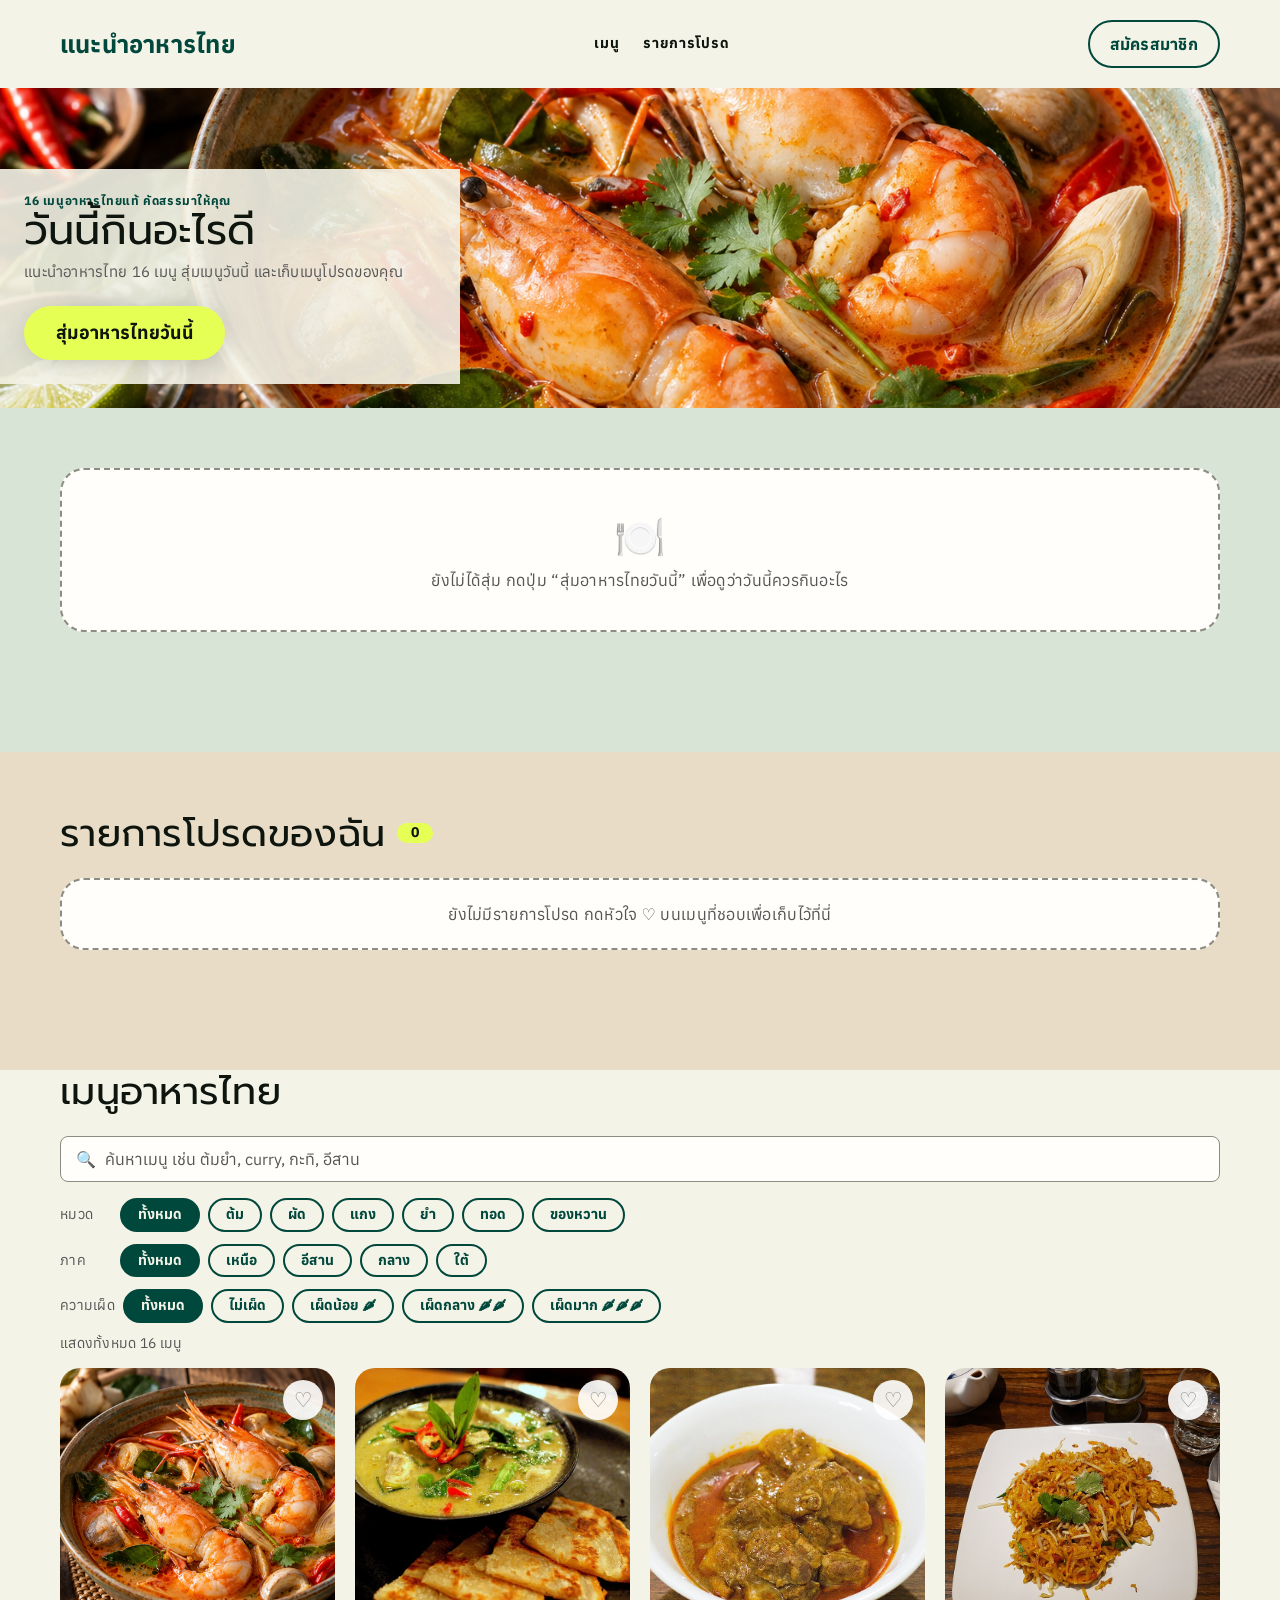
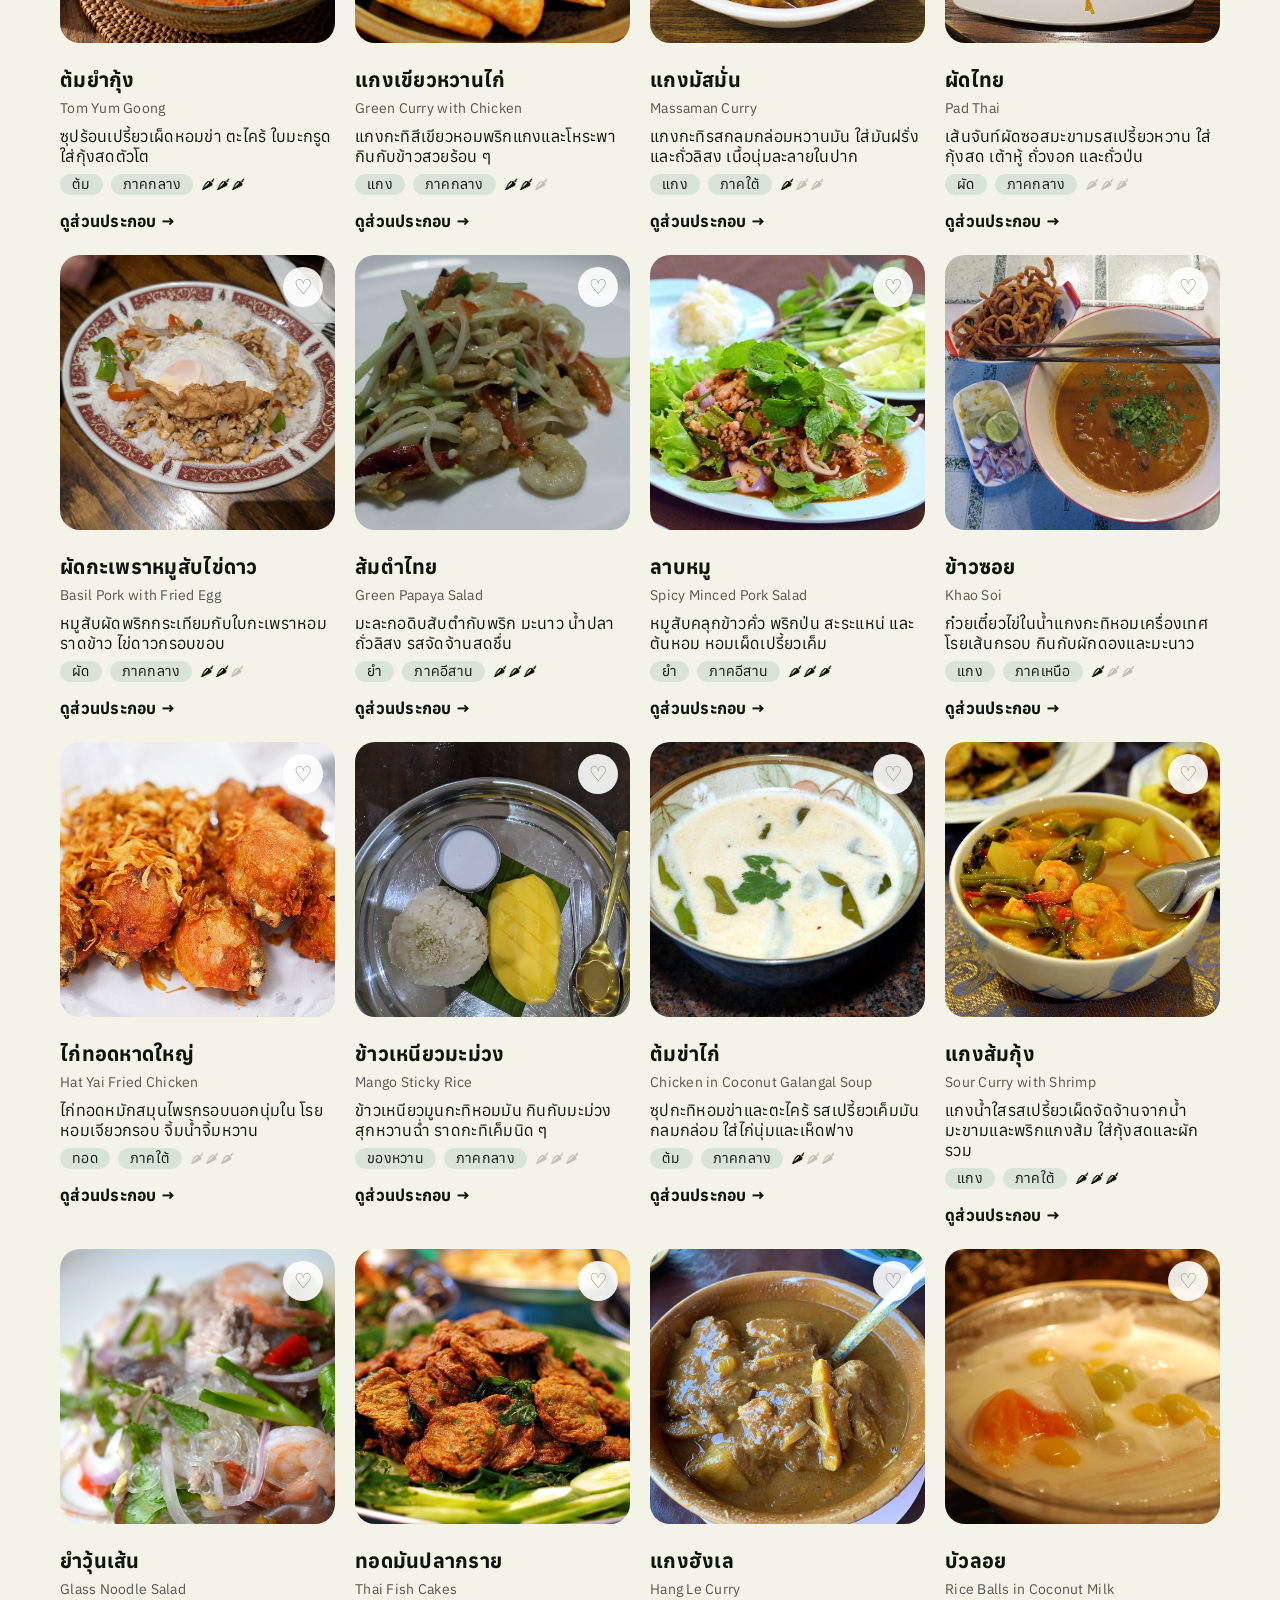
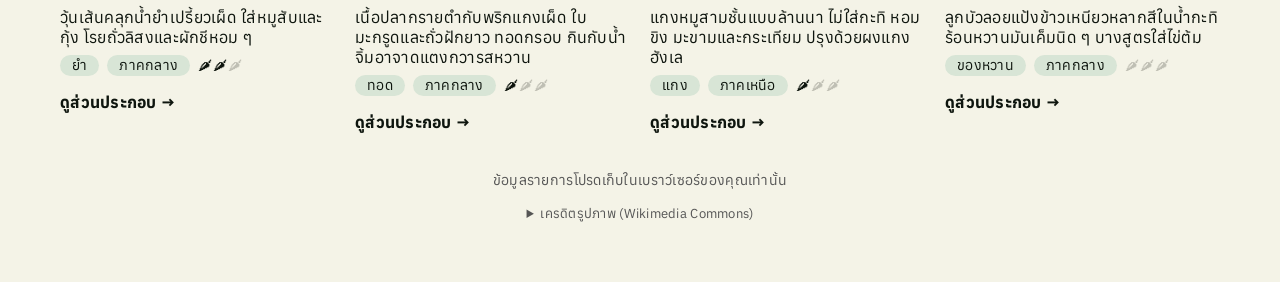
<file: index.html>
<!DOCTYPE html>
<html lang="th">
<head>
<meta charset="UTF-8">
<meta name="viewport" content="width=device-width, initial-scale=1">
<title>แนะนำอาหารไทย</title>
<link rel="preconnect" href="https://fonts.googleapis.com">
<link rel="preconnect" href="https://fonts.gstatic.com" crossorigin>
<link href="https://fonts.googleapis.com/css2?family=Prompt:wght@400;500;600;700&family=Anuphan:wght@400;500;600;700&display=swap" rel="stylesheet">
<link rel="stylesheet" href="style.css">
</head>
<body>
<nav class="nav">
  <div class="nav-inner">
    <a class="brand" href="#top">แนะนำอาหารไทย</a>
    <div class="nav-links">
      <a href="#catalog-section">เมนู</a>
      <a href="#favs-section">รายการโปรด</a>
    </div>
    <a class="pill-outline" href="register.html">สมัครสมาชิก</a>
  </div>
</nav>

<header class="hero" id="top" style="background-image:url('images/tom-yum-goong.png')">
  <div class="hero-overlay">
    <p class="eyebrow">16 เมนูอาหารไทยแท้ คัดสรรมาให้คุณ</p>
    <h1>วันนี้กินอะไรดี</h1>
    <p class="hero-sub">แนะนำอาหารไทย 16 เมนู สุ่มเมนูวันนี้ และเก็บเมนูโปรดของคุณ</p>
    <button id="drawBtn" class="btn-pill-fill" type="button">สุ่มอาหารไทยวันนี้</button>
  </div>
</header>

<div id="warn" class="warn" role="status">บันทึกไม่ได้ในเบราว์เซอร์นี้ รายการโปรดจะหายเมื่อรีเฟรชหน้า</div>

<section class="band today-band">
  <div class="wrap">
    <section class="today" id="today" aria-live="polite"></section>
  </div>
</section>

<section class="band favs-band" id="favs-section">
  <div class="wrap">
    <h2>รายการโปรดของฉัน <span class="count" id="favCount">0</span></h2>
    <section id="favs"></section>
  </div>
</section>

<div class="wrap" id="catalog-section">
  <h2>เมนูอาหารไทย</h2>
  <div class="search" role="search">
    <span class="icon" aria-hidden="true">🔍</span>
    <input id="q" type="search" autocomplete="off" placeholder="ค้นหาเมนู เช่น ต้มยำ, curry, กะทิ, อีสาน"
           aria-label="ค้นหาเมนูอาหาร">
    <button type="button" class="clear" id="qClear" hidden>ล้าง</button>
  </div>
  <div class="filter-row"><span class="lbl">หมวด</span><div class="chips" id="chips" role="group" aria-label="กรองตามหมวด"></div></div>
  <div class="filter-row"><span class="lbl">ภาค</span><div class="chips" id="regionChips" role="group" aria-label="กรองตามภาค"></div></div>
  <div class="filter-row"><span class="lbl">ความเผ็ด</span><div class="chips" id="spiceChips" role="group" aria-label="กรองตามความเผ็ด"></div></div>
  <div class="result-bar">
    <span id="resultCount"></span>
    <button type="button" class="reset" id="resetBtn" hidden>ล้างตัวกรองทั้งหมด</button>
  </div>
  <section class="grid" id="catalog"></section>

  <footer>ข้อมูลรายการโปรดเก็บในเบราว์เซอร์ของคุณเท่านั้น
    <details class="credits">
      <summary>เครดิตรูปภาพ (Wikimedia Commons)</summary>
      <ul>
        <li><a href="https://commons.wikimedia.org/wiki/File:Thai_green_chicken_curry_and_roti.jpg">แกงเขียวหวานไก่</a> — Takeaway, CC BY-SA 3.0</li>
        <li><a href="https://commons.wikimedia.org/wiki/File:Masaman-curry.jpg">แกงมัสมั่น</a> — Vee Satayamas, CC BY 4.0</li>
        <li><a href="https://commons.wikimedia.org/wiki/File:Pad_Thai_with_Pork_-_Unithai.jpg">ผัดไทย</a> — Andy Li, CC0</li>
        <li><a href="https://commons.wikimedia.org/wiki/File:Kao_Rad_Pad_Kra-pao_with_chicken_and_fried_egg_-_Unithai_2025-07-30.jpg">ผัดกะเพราหมูสับไข่ดาว</a> — Andy Li, CC0</li>
        <li><a href="https://commons.wikimedia.org/wiki/File:Som_Tam_or_Thai_Green_Papaya_Salad.jpg">ส้มตำไทย</a> — Sumit Surai, CC BY-SA 4.0</li>
        <li><a href="https://commons.wikimedia.org/wiki/File:Lap_mu_isan.JPG">ลาบหมู</a> — Takeaway, CC BY-SA 3.0</li>
        <li><a href="https://commons.wikimedia.org/wiki/File:Khao_Soi_02.jpg">ข้าวซอย</a> — Douglas Perkins, CC BY 4.0</li>
        <li><a href="https://commons.wikimedia.org/wiki/File:Hatyai-style-fried_chicken_(%E0%B9%84%E0%B8%81%E0%B9%88%E0%B8%97%E0%B8%AD%E0%B8%94%E0%B8%AB%E0%B8%B2%E0%B8%94%E0%B9%83%E0%B8%AB%E0%B8%8D%E0%B9%88)_(48908712316).jpg">ไก่ทอดหาดใหญ่</a> — Vee Satayamas, CC BY 2.0</li>
        <li><a href="https://commons.wikimedia.org/wiki/File:Mango_sticky_rice.jpg">ข้าวเหนียวมะม่วง</a> — Muzirian, CC BY-SA 4.0</li>
        <li><a href="https://commons.wikimedia.org/wiki/File:Tom_kha_gai_soup.jpg">ต้มข่าไก่</a> — Peeb, CC BY-SA 3.0</li>
        <li><a href="https://commons.wikimedia.org/wiki/File:Kaeng_som_kung.jpg">แกงส้มกุ้ง</a> — Takeaway, CC BY-SA 3.0</li>
        <li><a href="https://commons.wikimedia.org/wiki/File:Yam_wun_sen.JPG">ยำวุ้นเส้น</a> — Takeaway, CC BY-SA 3.0</li>
        <li><a href="https://commons.wikimedia.org/wiki/File:Thanin_market_tod_man_pla.jpg">ทอดมันปลากราย</a> — Takeaway, CC BY-SA 3.0</li>
        <li><a href="https://commons.wikimedia.org/wiki/File:%E0%B9%81%E0%B8%81%E0%B8%87%E0%B8%AE%E0%B8%B1%E0%B8%87%E0%B9%80%E0%B8%A5_%E0%B8%97%E0%B8%B5%E0%B9%88_%E0%B8%AB%E0%B8%A5%E0%B8%B9%E0%B9%89%E0%B8%A5%E0%B8%B3.jpg">แกงฮังเล</a> — Chainwit., CC BY-SA 4.0</li>
        <li><a href="https://commons.wikimedia.org/wiki/File:Bua_loi_-_2009-08-01_-_001.jpg">บัวลอย</a> — Alpha (avlxyz), CC BY-SA 2.0</li>
      </ul>
    </details>
  </footer>
</div>

<script src="common.js"></script>
<script>
(function () {
  "use strict";

  var F = window.ThaiFood;
  var CATALOG = F.CATALOG, BY_ID = F.BY_ID, spiceHtml = F.spiceHtml;

  var CATEGORIES = ["ทั้งหมด", "ต้ม", "ผัด", "แกง", "ยำ", "ทอด", "ของหวาน"];

  var favorites = [];       // รหัสเมนู ล่าสุดก่อน
  var REGIONS = ["ทั้งหมด", "เหนือ", "อีสาน", "กลาง", "ใต้"];
  var SPICES = [
    { v: "all", label: "ทั้งหมด" }, { v: "0", label: "ไม่เผ็ด" }, { v: "1", label: "เผ็ดน้อย 🌶" },
    { v: "2", label: "เผ็ดกลาง 🌶🌶" }, { v: "3", label: "เผ็ดมาก 🌶🌶🌶" }
  ];

  var activeCat = "ทั้งหมด";
  var activeRegion = "ทั้งหมด";
  var activeSpice = "all";
  var query = "";
  var todayId = null;
  var drawing = false;

  var $ = function (id) { return document.getElementById(id); };
  var els = {
    draw: $("drawBtn"), today: $("today"), favs: $("favs"), favCount: $("favCount"),
    chips: $("chips"), catalog: $("catalog"), warn: $("warn"),
    q: $("q"), qClear: $("qClear"), regionChips: $("regionChips"), spiceChips: $("spiceChips"),
    resultCount: $("resultCount"), reset: $("resetBtn")
  };

  /* ---------- รายการโปรด (เก็บร่วมกับหน้ารายละเอียดผ่าน common.js) ---------- */
  function loadFavorites() { return F.loadFavorites(); }
  function saveFavorites() {
    F.saveFavorites(favorites);
    els.warn.classList.toggle("show", !F.storageOk());
  }

  /* ---------- rendering ---------- */
  function isFav(id) { return favorites.indexOf(id) !== -1; }

  function heartBtn(d) { return F.heartBtn(d, isFav(d.id)); }


  function escRe(s) { return s.replace(/[.*+?^${}()|[\]\\]/g, "\\$&"); }

  // ไฮไลต์คำค้นในข้อความ (ข้อความมาจาก CATALOG ที่เราเขียนเอง ไม่มี HTML พิเศษ)
  function hl(text, terms) {
    if (!terms || !terms.length) return text;
    var re = new RegExp("(" + terms.map(escRe).join("|") + ")", "gi");
    return text.replace(re, "<mark>$1</mark>");
  }

  function cardHtml(d, extraClass, label, terms) {
    return '<article class="card ' + (extraClass || "") + '">' +
      (label ? '<span class="label">' + label + "</span>" : "") +
      heartBtn(d) +
      '<div class="art' + (d.img ? " has-image" : "") + '" style="--tint:' + d.tint + '"' +
      (d.img ? "" : ' aria-hidden="true"') + '>' +
      (d.img ? '<img src="' + d.img + '" alt="' + d.th + '" loading="lazy">' : d.emoji) + "</div>" +
      '<div class="body"><h3><a class="card-link" href="' + F.menuUrl(d.id) + '">' + hl(d.th, terms) + '</a></h3><div class="en">' + hl(d.en, terms) + "</div>" +
      "<p>" + hl(d.desc, terms) + "</p>" +
      '<div class="meta"><span class="tag">' + hl(d.cat, terms) + '</span><span class="tag">' + hl("ภาค" + d.region, terms) + "</span>" +
      spiceHtml(d.spice) + '</div><span class="more" aria-hidden="true">ดูส่วนประกอบ →</span></div></article>';
  }

  function renderToday() {
    if (!todayId) {
      els.today.innerHTML = '<div class="today-empty"><span class="big">🍽️</span>' +
        "ยังไม่ได้สุ่ม กดปุ่ม “สุ่มอาหารไทยวันนี้” เพื่อดูว่าวันนี้ควรกินอะไร</div>";
      return;
    }
    els.today.innerHTML = cardHtml(BY_ID[todayId], "featured", "เมนูวันนี้");
  }

  function renderFavs() {
    els.favCount.textContent = favorites.length;
    if (!favorites.length) {
      els.favs.innerHTML = '<div class="empty-favs">ยังไม่มีรายการโปรด กดหัวใจ ♡ บนเมนูที่ชอบเพื่อเก็บไว้ที่นี่</div>';
      return;
    }
    els.favs.innerHTML = '<div class="grid small">' +
      favorites.map(function (id) { return cardHtml(BY_ID[id]); }).join("") + "</div>";
  }

  function chipsHtml(attr, items, active) {
    return items.map(function (it) {
      var v = typeof it === "string" ? it : it.v, label = typeof it === "string" ? it : it.label;
      return '<button type="button" class="chip" data-' + attr + '="' + v + '" aria-pressed="' + (v === active) + '">' + label + "</button>";
    }).join("");
  }

  function renderChips() {
    els.chips.innerHTML = chipsHtml("cat", CATEGORIES, activeCat);
    els.regionChips.innerHTML = chipsHtml("region", REGIONS, activeRegion);
    els.spiceChips.innerHTML = chipsHtml("spice", SPICES, activeSpice);
  }

  function searchTerms() {
    return query.toLowerCase().split(/\s+/).filter(Boolean);
  }

  function matches(d, terms) {
    if (activeCat !== "ทั้งหมด" && d.cat !== activeCat) return false;
    if (activeRegion !== "ทั้งหมด" && d.region !== activeRegion) return false;
    if (activeSpice !== "all" && String(d.spice) !== activeSpice) return false;
    if (!terms.length) return true;
    var hay = (d.th + " " + d.en + " " + d.desc + " " + d.cat + " ภาค" + d.region).toLowerCase();
    return terms.every(function (t) { return hay.indexOf(t) !== -1; });
  }

  function isFiltered() {
    return query.trim() !== "" || activeCat !== "ทั้งหมด" || activeRegion !== "ทั้งหมด" || activeSpice !== "all";
  }

  function renderCatalog() {
    var terms = searchTerms();
    var list = CATALOG.filter(function (d) { return matches(d, terms); });
    els.catalog.innerHTML = list.length
      ? list.map(function (d) { return cardHtml(d, "", "", terms); }).join("")
      : '<div class="no-result"><span class="big">🔎</span>ไม่พบเมนูที่ตรงกับเงื่อนไข ลองเปลี่ยนคำค้นหาหรือล้างตัวกรอง</div>';
    els.resultCount.textContent = isFiltered()
      ? "พบ " + list.length + " จาก " + CATALOG.length + " เมนู"
      : "แสดงทั้งหมด " + CATALOG.length + " เมนู";
    els.reset.hidden = !isFiltered();
    els.qClear.hidden = query === "";
  }

  function resetFilters() {
    query = ""; els.q.value = "";
    activeCat = "ทั้งหมด"; activeRegion = "ทั้งหมด"; activeSpice = "all";
    renderChips(); renderCatalog();
  }

  function renderHearts() {
    renderToday(); renderFavs(); renderCatalog();
  }

  /* ---------- actions ---------- */
  function toggleFav(id) {
    if (!BY_ID[id]) return;
    var i = favorites.indexOf(id);
    if (i === -1) favorites.unshift(id); else favorites.splice(i, 1);
    saveFavorites();
    if (drawing) { renderFavs(); renderCatalog(); } else { renderHearts(); }
  }

  function draw() {
    if (drawing) return;
    drawing = true;
    els.draw.disabled = true;

    var pool = CATALOG.filter(function (d) { return d.id !== todayId; });
    var pick = pool[Math.floor(Math.random() * pool.length)];
    var reduce = window.matchMedia && window.matchMedia("(prefers-reduced-motion: reduce)").matches;
    var frames = reduce ? 0 : 8;
    var n = 0;

    function finish() {
      todayId = pick.id;
      drawing = false;
      els.draw.disabled = false;
      els.draw.textContent = "สุ่มใหม่อีกครั้ง";
      renderToday();
    }
    if (!frames) { finish(); return; }

    var timer = setInterval(function () {
      n++;
      if (n > frames) { clearInterval(timer); finish(); return; }
      var d = CATALOG[Math.floor(Math.random() * CATALOG.length)];
      els.today.innerHTML = '<article class="card featured spin"><div class="art" style="--tint:' + d.tint +
        '" aria-hidden="true">' + d.emoji + '</div><div class="body"><h3>' + d.th + "</h3>" +
        '<div class="en">กำลังสุ่ม…</div></div></article>';
    }, 120);
  }

  /* ---------- events ---------- */
  els.draw.addEventListener("click", draw);
  document.addEventListener("click", function (e) {
    var fav = e.target.closest("[data-fav]");
    if (fav) { toggleFav(fav.getAttribute("data-fav")); return; }
    var chip = e.target.closest("[data-cat], [data-region], [data-spice]");
    if (chip) {
      if (chip.hasAttribute("data-cat")) activeCat = chip.getAttribute("data-cat");
      else if (chip.hasAttribute("data-region")) activeRegion = chip.getAttribute("data-region");
      else activeSpice = chip.getAttribute("data-spice");
      renderChips(); renderCatalog();
    }
  });
  els.q.addEventListener("input", function () { query = els.q.value; renderCatalog(); });
  els.q.addEventListener("keydown", function (e) {
    if (e.key === "Escape" && query) { query = ""; els.q.value = ""; renderCatalog(); }
  });
  els.qClear.addEventListener("click", function () { query = ""; els.q.value = ""; renderCatalog(); els.q.focus(); });
  els.reset.addEventListener("click", resetFilters);

  /* ---------- init ---------- */
  // ลิงก์เก่าแบบ #/menu/<id> ส่งต่อไปหน้ารายละเอียด (from=legacy ให้ปุ่มกลับไม่ใช้ history.back())
  var legacy = /^#\/menu\/([\w-]+)$/.exec(window.location.hash);
  if (legacy) { window.location.replace(F.menuUrl(legacy[1]) + "&from=legacy"); return; }

  favorites = loadFavorites();
  els.warn.classList.toggle("show", !F.storageOk());
  query = els.q.value; // เบราว์เซอร์อาจคืนค่าในช่องค้นหาเมื่อรีโหลด
  renderToday(); renderFavs(); renderChips(); renderCatalog();

  // กลับมาจากหน้ารายละเอียด (bfcache) หรือแก้รายการโปรดจากแท็บอื่น ให้หัวใจตรงกันเสมอ
  // ถ้า storage อ่าน/เขียนไม่ได้ ข้อมูลที่ได้จะว่างหรือเก่า จึงคงรายการในหน่วยความจำไว้ ไม่ทับ
  function syncFavorites() {
    var stored = loadFavorites();
    if (!F.storageOk()) return;
    favorites = stored;
    renderHearts();
  }
  window.addEventListener("pageshow", function (e) { if (e.persisted) syncFavorites(); });
  window.addEventListener("storage", function (e) { if (e.key === F.STORAGE_KEY) syncFavorites(); });
})();
</script>
</body>
</html>
</file>
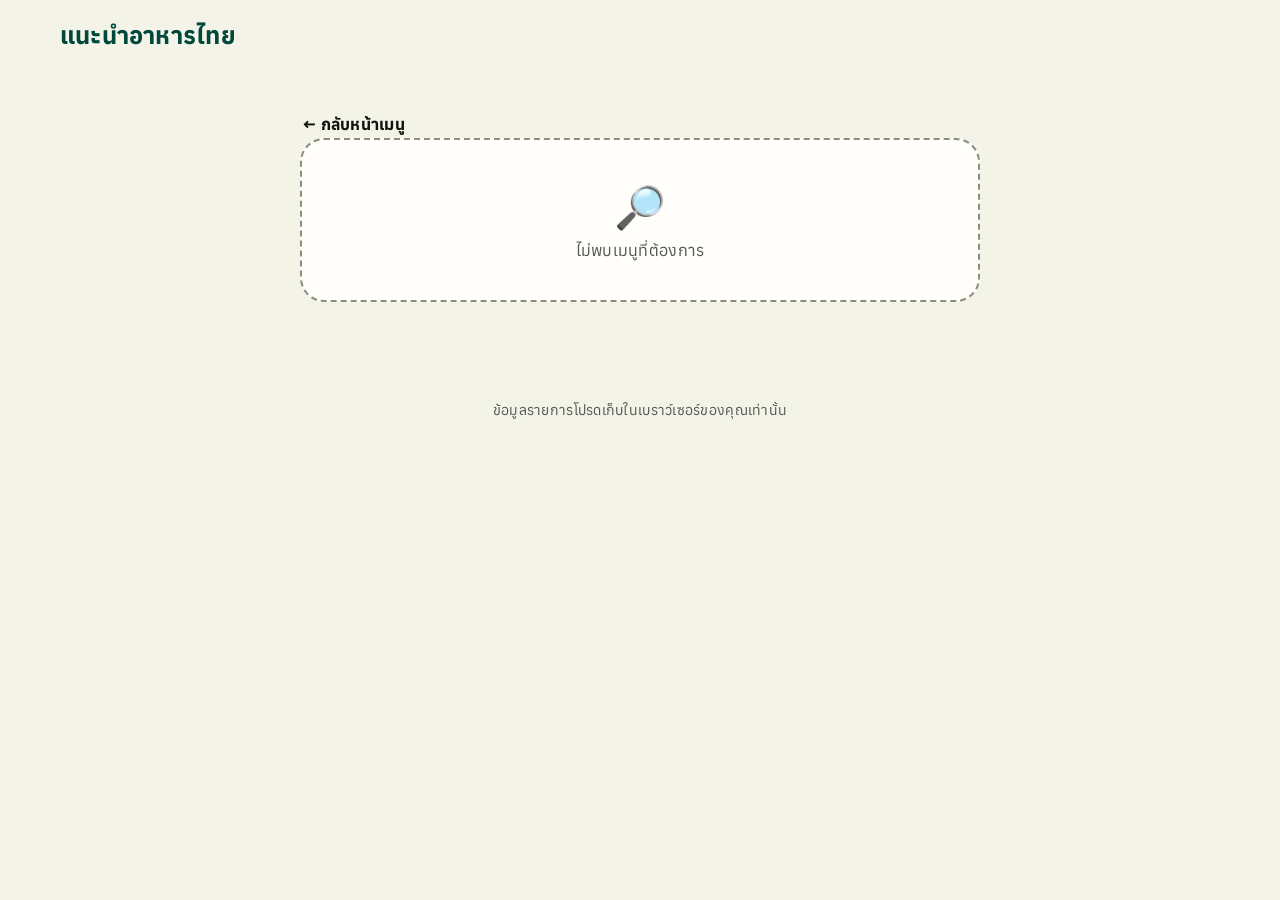
<file: menu.html>
<!DOCTYPE html>
<html lang="th">
<head>
<meta charset="UTF-8">
<meta name="viewport" content="width=device-width, initial-scale=1">
<title>รายละเอียดเมนู – แนะนำอาหารไทย</title>
<link rel="preconnect" href="https://fonts.googleapis.com">
<link rel="preconnect" href="https://fonts.gstatic.com" crossorigin>
<link href="https://fonts.googleapis.com/css2?family=Prompt:wght@400;500;600;700&family=Anuphan:wght@400;500;600;700&display=swap" rel="stylesheet">
<link rel="stylesheet" href="style.css">
</head>
<body>
<nav class="nav">
  <div class="nav-inner">
    <a class="brand" href="index.html">แนะนำอาหารไทย</a>
  </div>
</nav>

<div id="warn" class="warn" role="status">บันทึกไม่ได้ในเบราว์เซอร์นี้ รายการโปรดจะหายเมื่อรีเฟรชหน้า</div>

<main class="detail" id="detail"></main>

<footer>ข้อมูลรายการโปรดเก็บในเบราว์เซอร์ของคุณเท่านั้น</footer>

<script src="common.js"></script>
<script>
(function () {
  "use strict";

  var F = window.ThaiFood;
  var BY_ID = F.BY_ID;
  var els = { detail: document.getElementById("detail"), warn: document.getElementById("warn") };
  var BASE_TITLE = "แนะนำอาหารไทย";
  var params = new URLSearchParams(window.location.search);
  var id = params.get("id");
  // มาจากลิงก์เก่าที่ถูก redirect: รายการก่อนหน้าใน history ไม่ใช่หน้าแรกของเว็บนี้
  var viaLegacy = params.get("from") === "legacy";
  var favorites = F.loadFavorites();

  function isFav(id) { return favorites.indexOf(id) !== -1; }

  function backLink() {
    return '<a class="back" id="back" href="index.html">← กลับหน้าเมนู</a>';
  }

  function render() {
    var d = BY_ID[id];
    if (!d) {
      document.title = "ไม่พบเมนู – " + BASE_TITLE;
      els.detail.innerHTML = backLink() +
        '<div class="detail-missing"><span class="big">🔎</span>ไม่พบเมนูที่ต้องการ</div>';
      return;
    }
    document.title = d.th + " – " + BASE_TITLE;
    var groups = d.ing.map(function (g) {
      return '<div class="ing-group"><h3>' + g.g + '</h3><ul class="ing-list">' +
        g.items.map(function (it) {
          return '<li><span>' + it[0] + '</span><span class="amt">' + it[1] + "</span></li>";
        }).join("") + "</ul></div>";
    }).join("");
    els.detail.innerHTML = backLink() +
      '<article class="card">' + F.heartBtn(d, isFav(d.id)) +
      '<div class="art' + (d.img ? " has-image" : "") + '" style="--tint:' + d.tint + '"' + (d.img ? "" : ' aria-hidden="true"') + ">" +
      (d.img ? '<img src="' + d.img + '" alt="' + d.th + '">' : d.emoji) + "</div>" +
      '<div class="body"><h1>' + d.th + '</h1><div class="en">' + d.en + "</div>" +
      '<div class="meta"><span class="tag">' + d.cat + '</span><span class="tag">ภาค' + d.region + "</span>" + F.spiceHtml(d.spice) + "</div>" +
      '<p class="lead">' + d.desc + "</p>" +
      "<h2>🧺 ส่วนประกอบ</h2>" +
      '<p class="serving">ปริมาณโดยประมาณสำหรับ 2 ที่ ปรับตามรสนิยมได้</p>' + groups +
      "</div></article>";
  }

  function toggleFav() {
    if (!BY_ID[id]) return;
    var i = favorites.indexOf(id);
    if (i === -1) favorites.unshift(id); else favorites.splice(i, 1);
    F.saveFavorites(favorites);
    els.warn.classList.toggle("show", !F.storageOk());
    render();
    var b = els.detail.querySelector("[data-fav]");
    if (b) b.focus();
  }

  document.addEventListener("click", function (e) {
    if (e.target.closest("[data-fav]")) { toggleFav(); return; }
    // ถ้ามาจากหน้าแรกของเว็บนี้ ให้ย้อนกลับ เพื่อคงตำแหน่งเลื่อนและตัวกรองเดิมไว้
    if (e.target.closest("#back") && !viaLegacy && window.history.length > 1 && document.referrer &&
        document.referrer.indexOf(window.location.origin) === 0 && !/menu\.html/.test(document.referrer)) {
      e.preventDefault();
      window.history.back();
    }
  });
  // แก้รายการโปรดจากแท็บอื่น ให้หัวใจตรงกัน
  window.addEventListener("storage", function (e) {
    if (e.key === F.STORAGE_KEY) { favorites = F.loadFavorites(); render(); }
  });

  els.warn.classList.toggle("show", !F.storageOk());
  render();
})();
</script>
</body>
</html>
</file>
<file: style.css>
:root {
  /* Colors — sweetgreen palette (see .claude/DESIGN.md) */
  --color-deep-forest: #00473c;
  --color-lime-glow: #e6ff55;
  --color-sage-mist: #d8e5d6;
  --color-warm-sand: #e8dcc6;
  --color-cream-canvas: #f4f3e7;
  --color-forest-shadow: #0e150e;
  --color-pure-ink: #000000;
  --color-warm-gray: #8c8c82;
  --color-slate-gray: #555555;
  --color-surface: #fffefb;

  /* Typography — Prompt substitutes SweetSans (display), Anuphan substitutes SweetSansText (UI/body) */
  --font-display: 'Prompt', ui-sans-serif, system-ui, -apple-system, "Segoe UI", sans-serif;
  --font-body: 'Anuphan', ui-sans-serif, system-ui, -apple-system, "Segoe UI", sans-serif;

  /* Spacing scale (4px base) */
  --spacing-4: 4px;
  --spacing-8: 8px;
  --spacing-12: 12px;
  --spacing-16: 16px;
  --spacing-20: 20px;
  --spacing-24: 24px;
  --spacing-40: 40px;
  --spacing-60: 60px;

  /* Radius */
  --radius-cards: 24px;
  --radius-small: 4px;
  --radius-badges: 20px;
  --radius-images: 20px;
  --radius-inputs: 8px;
  --radius-buttons: 9999px;

  --shadow-xl: rgba(14, 21, 14, 0.4) 3px 3px 32px -10px;

  --page-max-width: 1200px;
  --section-gap: 80px;
}

* { box-sizing: border-box; }
html { scroll-behavior: smooth; }
body {
  margin: 0;
  background: var(--color-cream-canvas);
  color: var(--color-forest-shadow);
  font-family: var(--font-body);
  font-size: 16px;
  line-height: 1.25;
  letter-spacing: 0.017em;
}

.wrap { max-width: var(--page-max-width); margin: 0 auto; padding: 0 20px 60px; }

button { font: inherit; cursor: pointer; }
button:focus-visible, a:focus-visible, input:focus-visible { outline: 3px solid var(--color-deep-forest); outline-offset: 2px; }

/* ---------- Navigation ---------- */
.nav { background: var(--color-cream-canvas); }
.nav-inner {
  max-width: var(--page-max-width); margin: 0 auto; padding: 20px 20px;
  display: flex; align-items: center; justify-content: space-between; gap: 16px;
}
.brand {
  font-family: var(--font-body); font-weight: 700; font-size: 24px; color: var(--color-deep-forest);
  text-decoration: none; letter-spacing: 0.01em;
}
.nav-links { display: flex; gap: 24px; }
.nav-links a {
  font-family: var(--font-body); font-weight: 700; font-size: 14px; letter-spacing: 0.05em;
  color: var(--color-forest-shadow); text-decoration: none;
}
.nav-links a:hover { text-decoration: underline; }
.pill-outline {
  display: inline-block; border-radius: var(--radius-buttons); border: 2px solid var(--color-deep-forest);
  color: var(--color-deep-forest); font-family: var(--font-body); font-weight: 700; font-size: 16px;
  padding: 12px 20px; text-decoration: none; white-space: nowrap;
}
.pill-outline:hover { background: var(--color-deep-forest); color: var(--color-cream-canvas); }

/* ---------- Hero — full-bleed photograph banner with bottom-left text overlay ---------- */
header.hero {
  position: relative; width: 100%; min-height: clamp(220px, 30vw, 320px);
  background-size: cover; background-position: center; display: flex; align-items: flex-end;
}
.hero-overlay {
  max-width: 460px; width: 100%; margin: 0 var(--spacing-24) var(--spacing-24) 0;
  background: rgb(244 243 231 / 90%); padding: var(--spacing-24);
}
.eyebrow {
  margin: 0 0 var(--spacing-4); font-family: var(--font-body); font-weight: 700; font-size: 12px;
  letter-spacing: 0.05em; color: var(--color-deep-forest); text-transform: uppercase;
}
.hero h1 {
  margin: 0; font-family: var(--font-display); font-weight: 400; color: var(--color-forest-shadow);
  font-size: clamp(1.8rem, 3.6vw, 2.6rem); line-height: 0.9; letter-spacing: 0;
}
.hero-sub { margin: var(--spacing-12) 0 0; color: var(--color-slate-gray); font-size: 15px; line-height: 1.33; }

/* Pill CTA (lime fill) */
.btn-pill-fill {
  display: inline-block; margin-top: var(--spacing-24); border: 0; border-radius: var(--radius-buttons);
  background: var(--color-lime-glow); color: var(--color-forest-shadow); font-family: var(--font-body);
  font-weight: 700; font-size: 18px; letter-spacing: 0.017em; padding: 16px 32px;
  box-shadow: var(--shadow-xl); transition: transform .1s ease, background .15s ease;
}
.btn-pill-fill:hover { background: #f1ffa0; }
.btn-pill-fill:active { transform: translateY(2px); }
.btn-pill-fill:disabled { opacity: .7; cursor: progress; }

/* ---------- Section bands ---------- */
.band { padding: var(--spacing-60) 0; }
.today-band { background: var(--color-sage-mist); }
.favs-band { background: var(--color-warm-sand); }

h2 {
  font-family: var(--font-display); font-weight: 400; font-size: clamp(1.6rem, 4vw, 2.4rem);
  line-height: 1.1; margin: 0 0 var(--spacing-24); display: flex; align-items: center; gap: var(--spacing-12);
}
h2 .count {
  font-family: var(--font-body); font-size: 14px; font-weight: 700; background: var(--color-lime-glow);
  color: var(--color-forest-shadow); border-radius: var(--radius-buttons); padding: 2px 14px;
}

.today-empty {
  text-align: center; color: var(--color-slate-gray); padding: var(--spacing-40) var(--spacing-20);
  border: 2px dashed var(--color-warm-gray); border-radius: var(--radius-cards); background: var(--color-surface);
}
.today-empty .big { font-size: 2.6rem; display: block; margin-bottom: var(--spacing-8); }

/* ---------- Product cards — photograph IS the card, no bg/border/shadow ---------- */
.card { position: relative; display: flex; flex-direction: column; }
.card .art {
  display: grid; place-items: center; font-size: 3.6rem; aspect-ratio: 1 / 1;
  background: var(--tint, var(--color-sage-mist)); border-radius: var(--radius-images); overflow: hidden;
}
.card .art.has-image { padding: 0; }
.card .art img { display: block; width: 100%; height: 100%; object-fit: cover; }
.card .body { padding: var(--spacing-24) 0 0; }
.card h3 { margin: 0; font-family: var(--font-body); font-weight: 700; font-size: 20px; }
.card .en { color: var(--color-slate-gray); font-size: 14px; margin: var(--spacing-8) 0 0; }
.card p { margin: var(--spacing-8) 0 0; font-size: 16px; line-height: 1.25; color: var(--color-forest-shadow); }
.meta { display: flex; flex-wrap: wrap; gap: var(--spacing-8); align-items: center; font-size: 14px; margin-top: var(--spacing-8); }
.tag { background: var(--color-sage-mist); color: var(--color-forest-shadow); border-radius: var(--radius-buttons); padding: 2px 12px; }
.spice { letter-spacing: 1px; }
.spice .off { color: var(--color-warm-gray); opacity: .5; }

.card.featured .art { aspect-ratio: auto; height: clamp(200px, 32vw, 320px); font-size: 5.5rem; }
.card.featured h3 { font-size: 28px; }
.card.featured .label {
  position: absolute; left: 0; top: 0; background: var(--color-lime-glow); color: var(--color-forest-shadow);
  font-family: var(--font-body); font-size: 12px; font-weight: 700; text-transform: uppercase; letter-spacing: 0.05em;
  border-radius: var(--radius-badges); padding: 4px 12px; pointer-events: none;
}
.card.featured.spin .art { animation: wobble .28s ease-in-out infinite; }
@keyframes wobble { 50% { transform: scale(1.06) rotate(-2deg); } }

/* ลิงก์ชื่อเมนู ขยายพื้นที่คลิกให้ทั้งการ์ดเปิดหน้ารายละเอียด */
.card-link { color: inherit; text-decoration: none; }
.card-link::after { content: ""; position: absolute; inset: 0; border-radius: var(--radius-cards); }
.card-link:focus-visible { outline: none; }
.card-link:focus-visible::after { outline: 3px solid var(--color-deep-forest); outline-offset: -3px; }
.card:has(.card-link) .art { transition: transform .15s ease; }
.card:has(.card-link):hover .art { transform: translateY(-2px); }

/* Ghost text link — inline action */
.card .more {
  display: inline-block; margin-top: var(--spacing-16); font-family: var(--font-body); font-weight: 700;
  font-size: 16px; color: var(--color-forest-shadow);
}
.card:has(.card-link):hover .more { text-decoration: underline; }
.grid.small .card .more { display: none; }

.fav {
  z-index: 2; position: absolute; right: var(--spacing-12); top: var(--spacing-12); width: 40px; height: 40px;
  border-radius: 50%; border: 0; background: rgba(255,255,255,.9);
  font-size: 1.3rem; line-height: 1; color: var(--color-warm-gray); display: grid; place-items: center;
  transition: transform .12s;
}
.fav:hover { transform: scale(1.1); }
.fav[aria-pressed="true"] { color: var(--color-deep-forest); }

.grid { display: grid; gap: var(--spacing-24) var(--spacing-20); grid-template-columns: repeat(auto-fill, minmax(230px, 1fr)); }
.grid.small { grid-template-columns: repeat(auto-fill, minmax(170px, 1fr)); }
.grid.small .card .art { aspect-ratio: 1 / 1; font-size: 2.4rem; }
.grid.small .card .body { padding: var(--spacing-12) 0 0; }
.grid.small .card h3 { font-size: 16px; }
.grid.small .card p, .grid.small .card .meta { display: none; }
.grid.small .card .en { margin-top: var(--spacing-4); }
.grid.small .fav { width: 34px; height: 34px; font-size: 1.1rem; }

.empty-favs {
  color: var(--color-slate-gray); background: var(--color-surface); border: 2px dashed var(--color-warm-gray);
  border-radius: var(--radius-cards); padding: var(--spacing-24); text-align: center;
}

/* ---------- Chips (pill outline) ---------- */
.chips { display: flex; flex-wrap: wrap; gap: var(--spacing-8); margin-bottom: var(--spacing-16); }
.chip {
  border: 2px solid var(--color-deep-forest); background: transparent; border-radius: var(--radius-buttons);
  padding: 6px 16px; color: var(--color-deep-forest); font-family: var(--font-body); font-weight: 700; font-size: 14px;
}
.chip[aria-pressed="true"] { background: var(--color-deep-forest); color: var(--color-cream-canvas); }

/* ---------- Search & filters ---------- */
.search { position: relative; margin-bottom: var(--spacing-16); }
.search input {
  width: 100%; font: inherit; color: var(--color-forest-shadow); background: var(--color-surface);
  border: 1px solid var(--color-warm-gray); border-radius: var(--radius-inputs); padding: 12px 92px 12px 44px;
}
.search input::placeholder { color: var(--color-slate-gray); }
.search input::-webkit-search-cancel-button { -webkit-appearance: none; appearance: none; }
.search .icon { position: absolute; left: var(--spacing-16); top: 50%; transform: translateY(-50%); pointer-events: none; }
.search .clear {
  position: absolute; right: var(--spacing-8); top: 50%; transform: translateY(-50%);
  border: 0; background: var(--color-sage-mist); color: var(--color-forest-shadow); border-radius: var(--radius-buttons);
  padding: 4px 14px; font-size: 14px; font-weight: 700;
}
.search .clear[hidden] { display: none; }
.filter-row { display: flex; flex-wrap: wrap; align-items: center; gap: var(--spacing-8); margin-bottom: var(--spacing-12); }
.filter-row .lbl { color: var(--color-slate-gray); font-size: 14px; min-width: 52px; }
.filter-row .chips { margin: 0; }
.result-bar {
  display: flex; flex-wrap: wrap; align-items: center; justify-content: space-between; gap: var(--spacing-8);
  margin: var(--spacing-4) 0 var(--spacing-16); color: var(--color-slate-gray); font-size: 14px;
}
.reset { border: 0; background: none; color: var(--color-deep-forest); font-weight: 700; text-decoration: underline; padding: 2px 4px; }
.reset[hidden] { display: none; }
.no-result {
  grid-column: 1 / -1; text-align: center; color: var(--color-slate-gray); padding: var(--spacing-40) var(--spacing-20);
  border: 2px dashed var(--color-warm-gray); border-radius: var(--radius-cards); background: var(--color-surface);
}
.no-result .big { font-size: 2.4rem; display: block; margin-bottom: var(--spacing-8); }
mark { background: var(--color-lime-glow); color: var(--color-forest-shadow); border-radius: var(--radius-small); padding: 0 2px; }

.warn {
  display: none; margin: var(--spacing-16) auto 0; max-width: var(--page-max-width); padding: 10px 20px;
  border-radius: var(--radius-inputs); background: var(--color-warm-sand); border: 1px solid var(--color-warm-gray);
  font-size: 14px; text-align: center;
}
.warn.show { display: block; }

/* ---------- Menu detail page ---------- */
.detail { max-width: 720px; margin: var(--spacing-40) auto 0; padding: 0 20px 60px; }
.back {
  display: inline-block; color: var(--color-forest-shadow); font-family: var(--font-body); font-weight: 700;
  font-size: 16px; text-decoration: none; padding: var(--spacing-4) 2px;
}
.back:hover { text-decoration: underline; }
.back:focus-visible { outline: 3px solid var(--color-deep-forest); outline-offset: 2px; border-radius: var(--radius-small); }
.detail .card { margin-top: var(--spacing-12); }
.detail .card .art { aspect-ratio: auto; height: clamp(220px, 46vw, 380px); font-size: 7rem; border-radius: var(--radius-images); }
.detail .body { padding: var(--spacing-24) 0 0; }
.detail h1 {
  margin: 0; font-family: var(--font-display); font-weight: 400; color: var(--color-forest-shadow);
  font-size: clamp(2rem, 6vw, 3rem); line-height: 0.95;
}
.detail .en { font-size: 16px; margin: var(--spacing-8) 0 0; }
.detail .lead { margin: var(--spacing-16) 0 0; font-size: 18px; line-height: 1.33; }
.detail h2 {
  margin: var(--spacing-40) 0 var(--spacing-4); font-family: var(--font-display); font-weight: 400; font-size: 28px;
}
.detail .serving { margin: 0 0 var(--spacing-8); color: var(--color-slate-gray); font-size: 14px; }
.ing-group { margin-top: var(--spacing-16); }
.ing-group h3 { margin: 0 0 var(--spacing-4); font-family: var(--font-body); font-weight: 700; font-size: 16px; color: var(--color-deep-forest); }
.ing-list { list-style: none; margin: 0; padding: 0; }
.ing-list li {
  display: flex; justify-content: space-between; gap: var(--spacing-16);
  padding: var(--spacing-8) 0; border-bottom: 1px dashed var(--color-warm-gray); font-size: 16px;
}
.ing-list li:last-child { border-bottom: 0; }
.ing-list .amt { color: var(--color-slate-gray); text-align: right; flex-shrink: 0; max-width: 45%; }
.detail-missing {
  text-align: center; color: var(--color-slate-gray); padding: var(--spacing-40) var(--spacing-20);
  border: 2px dashed var(--color-warm-gray); border-radius: var(--radius-cards); background: var(--color-surface);
}
.detail-missing .big { font-size: 2.6rem; display: block; margin-bottom: var(--spacing-8); }

/* ---------- Register form ---------- */
.form { display: grid; gap: var(--spacing-16); margin-top: var(--spacing-24); }
.form label { display: grid; gap: var(--spacing-8); font-weight: 700; font-size: 14px; }
.form input {
  font: inherit; font-weight: 400; color: var(--color-forest-shadow); background: var(--color-surface);
  border: 1px solid var(--color-warm-gray); border-radius: var(--radius-inputs); padding: 12px 16px;
}
.form .btn-pill-fill { justify-self: start; margin-top: var(--spacing-8); }
.form-msg { margin: 0; color: var(--color-slate-gray); font-size: 14px; min-height: 1em; }

footer { text-align: center; color: var(--color-slate-gray); font-size: 14px; margin-top: var(--spacing-40); }

.credits { margin-top: var(--spacing-16); font-size: 13px; }
.credits ul { list-style: none; margin: var(--spacing-8) 0 0; padding: 0; display: grid; gap: var(--spacing-4); }
.credits a { color: var(--color-deep-forest); }

@media (prefers-reduced-motion: reduce) {
  .card.featured.spin .art { animation: none; }
  html { scroll-behavior: auto; }
}
@media (max-width: 640px) {
  .nav-links { display: none; }
  .hero-overlay { margin: 0 var(--spacing-16) var(--spacing-16); max-width: none; padding: var(--spacing-16); }
}
@media (max-width: 480px) {
  .grid { grid-template-columns: 1fr; }
  .grid.small { grid-template-columns: repeat(2, 1fr); }
}
</file>
